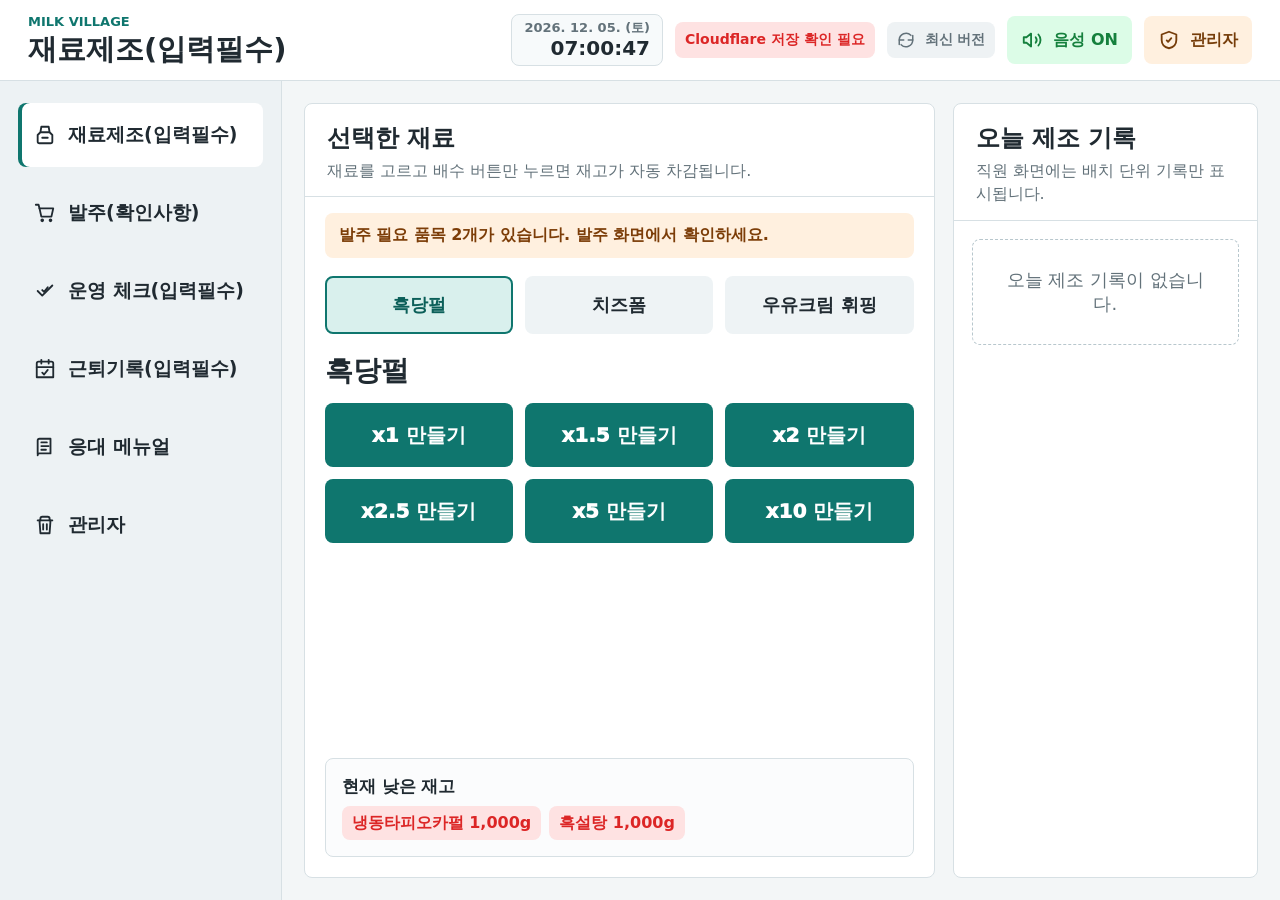
<file: index.html>
<!doctype html>
<html lang="ko">
  <head>
    <meta charset="UTF-8" />
    <meta name="viewport" content="width=device-width, initial-scale=1.0" />
    <meta name="theme-color" content="#0f766e" />
    <meta name="mobile-web-app-capable" content="yes" />
    <meta name="apple-mobile-web-app-capable" content="yes" />
    <meta name="apple-mobile-web-app-title" content="Milk Village" />
    <link rel="manifest" href="./manifest.webmanifest" />
    <link rel="icon" href="./app-icon.svg" type="image/svg+xml" />
    <title>Milk Village 관리</title>
    <script src="./remote-config.js?v=20260729-cloudflare-url-v1"></script>
    <script>
      window.__MILK_VILLAGE_VERSION__ = fetch("./version.json?ts=" + Date.now(), { cache: "no-store" })
        .then((response) => response.json())
        .then(({ version }) => version || "dev")
        .catch(() => "dev");

      window.__MILK_VILLAGE_VERSION__.then((version) => {
        const link = document.createElement("link");
        link.rel = "stylesheet";
        link.href = `./styles.css?v=${encodeURIComponent(version)}`;
        document.head.appendChild(link);
      });
    </script>
  </head>
  <body>
    <div class="app-shell">
      <header class="top-bar">
        <div>
          <p class="eyebrow">Milk Village</p>
          <h1 id="screenTitle">재료제조</h1>
        </div>
        <div class="top-actions">
          <time class="clock-display" id="currentDateTime" aria-label="현재 날짜와 시간"></time>
          <span class="remote-status" id="remoteStatus">DB 연결 준비</span>
          <button class="pill-button update-button update-button--idle" id="updateCheckButton" type="button" aria-label="업데이트 확인">
            <span class="icon" aria-hidden="true">
              <svg viewBox="0 0 24 24"><path d="M21 12a9 9 0 0 1-15.5 6.2"/><path d="M3 12A9 9 0 0 1 18.5 5.8"/><path d="M3 18v-6h6"/><path d="M21 6v6h-6"/></svg>
            </span>
            업데이트 확인
          </button>
          <span class="pill-button pill-button--pending" id="soundUnlockButton" role="status" aria-live="polite" aria-label="음성 상태: OFF">
            <span class="icon" aria-hidden="true">
              <svg viewBox="0 0 24 24"><path d="M11 5 6 9H3v6h3l5 4V5Z"/><path d="M16 9a5 5 0 0 1 0 6"/><path d="M19 6a9 9 0 0 1 0 12"/></svg>
            </span>
            음성 OFF
          </span>
          <button class="pill-button pill-button--admin" id="adminShortcut" type="button">
            <span class="icon" aria-hidden="true">
              <svg viewBox="0 0 24 24"><path d="M12 3 4 6v6c0 5 3.4 8 8 9 4.6-1 8-4 8-9V6l-8-3Z"/><path d="M9.5 12.5 11 14l3.5-4"/></svg>
            </span>
            관리자
          </button>
        </div>
      </header>

      <main class="dashboard">
        <nav class="side-nav" aria-label="주요 메뉴">
          <button class="nav-item is-active" data-screen="make" type="button">
            <span class="icon" aria-hidden="true">
              <svg viewBox="0 0 24 24"><path d="M8 3h8l1 6 3 3v7a2 2 0 0 1-2 2H6a2 2 0 0 1-2-2v-7l3-3 1-6Z"/><path d="M8 9h8"/><path d="M9 15h6"/></svg>
            </span>
            재료제조(입력필수)
          </button>
          <button class="nav-item" data-screen="orders" type="button">
            <span class="icon" aria-hidden="true">
              <svg viewBox="0 0 24 24"><path d="M6 7h15l-2 9H8L6 7Z"/><path d="M6 7 5 3H2"/><path d="M9 21a1 1 0 1 0 0-2 1 1 0 0 0 0 2Z"/><path d="M18 21a1 1 0 1 0 0-2 1 1 0 0 0 0 2Z"/></svg>
            </span>
            발주(확인사항)
          </button>
          <button class="nav-item" data-screen="ops" type="button">
            <span class="icon" aria-hidden="true">
              <svg viewBox="0 0 24 24"><path d="M9 11l2 2 4-5"/><path d="M20 6 9 17l-5-5"/></svg>
            </span>
            운영 체크(입력필수)
          </button>
          <button class="nav-item" data-screen="attendance" type="button">
            <span class="icon" aria-hidden="true">
              <svg viewBox="0 0 24 24"><path d="M8 2v4"/><path d="M16 2v4"/><path d="M3 10h18"/><path d="M5 4h14a2 2 0 0 1 2 2v15H3V6a2 2 0 0 1 2-2Z"/><path d="M9 16l2 2 4-5"/></svg>
            </span>
            근퇴기록(입력필수)
          </button>
          <button class="nav-item" data-screen="manual" type="button">
            <span class="icon" aria-hidden="true">
              <svg viewBox="0 0 24 24"><path d="M4 19.5V5a2 2 0 0 1 2-2h12v16H6a2 2 0 0 0-2 2"/><path d="M8 7h6"/><path d="M8 11h8"/><path d="M8 15h5"/></svg>
            </span>
            응대 메뉴얼
          </button>
          <button class="nav-item" data-screen="admin" type="button">
            <span class="icon" aria-hidden="true">
              <svg viewBox="0 0 24 24"><path d="M4 7h16"/><path d="M7 7V5a2 2 0 0 1 2-2h6a2 2 0 0 1 2 2v2"/><path d="M6 7l1 14h10l1-14"/><path d="M10 11v6"/><path d="M14 11v6"/></svg>
            </span>
            관리자
          </button>
        </nav>

        <section class="work-area" id="workArea" aria-live="polite"></section>
      </main>
    </div>

    <div class="modal-backdrop" id="cancelModal" hidden>
      <section class="modal" role="dialog" aria-modal="true" aria-labelledby="cancelTitle">
        <h2 id="cancelTitle">제조 기록 취소</h2>
        <p id="cancelMessage">선택한 기록을 취소하고 차감된 재고를 되돌릴까요?</p>
        <label class="field">
          <span>취소 사유</span>
          <input id="cancelReason" type="text" placeholder="선택 입력" />
        </label>
        <div class="modal-actions">
          <button class="button button--ghost" id="cancelClose" type="button">닫기</button>
          <button class="button button--danger" id="cancelConfirm" type="button">취소 처리</button>
        </div>
      </section>
    </div>

    <div class="modal-backdrop" id="measuredPrepModal" hidden>
      <section class="modal modal--measured-prep" role="dialog" aria-modal="true" aria-labelledby="measuredPrepTitle">
        <h2 id="measuredPrepTitle">실측값 입력</h2>
        <p id="measuredPrepMessage">저울로 잰 무게를 입력하면 차감량이 자동 계산됩니다.</p>
        <label class="field">
          <span id="measuredPrepInputLabel">실측 무게(g)</span>
          <input id="measuredPrepInput" type="number" min="0" step="1" inputmode="decimal" placeholder="예: 1200" />
        </label>
        <div class="measured-prep-preview" id="measuredPrepPreview">차감량 0g</div>
        <div class="modal-actions">
          <button class="button button--ghost" id="measuredPrepClose" type="button">닫기</button>
          <button class="button button--primary" id="measuredPrepConfirm" type="button">제조 확정</button>
        </div>
      </section>
    </div>

    <div class="modal-backdrop" id="alarmModal" hidden>
      <section class="modal modal--alarm" role="dialog" aria-modal="true" aria-labelledby="alarmTitle">
        <div class="modal-icon" aria-hidden="true">
          <svg viewBox="0 0 24 24"><path d="M10 5a2 2 0 1 1 4 0 7 7 0 0 1 5 6.7V15l2 3H3l2-3v-3.3A7 7 0 0 1 10 5Z"/><path d="M9.8 21h4.4"/></svg>
        </div>
        <h2 id="alarmTitle">소모품 확인</h2>
        <p id="alarmMessage">소모품 확인 및 채우기를 할 시간입니다.</p>
        <div class="alarm-queue-status" id="alarmQueueStatus" hidden></div>
        <div class="alarm-workflow-status" id="alarmWorkflowStatus">소리를 끈 뒤 업무를 처리하고 완료해주세요.</div>
        <label class="field alarm-staff-field">
          <span>처리 직원</span>
          <select id="alarmStaffSelect">
            <option value="">이름 선택</option>
          </select>
        </label>
        <div class="sound-help" id="soundHelp" hidden></div>
        <div class="modal-actions">
          <button class="button button--ghost" id="alarmSoundOff" type="button">소리 끄기</button>
          <button class="button button--primary" id="alarmAck" type="button">업무 완료</button>
        </div>
      </section>
    </div>

    <div class="modal-backdrop" id="attendanceConfirmModal" hidden>
      <section class="modal modal--attendance-confirm" role="dialog" aria-modal="true" aria-labelledby="attendanceConfirmTitle">
        <h2 id="attendanceConfirmTitle">근퇴 최종 확인</h2>
        <div class="attendance-confirm-summary" id="attendanceConfirmSummary"></div>
        <p class="attendance-confirm-warning" id="attendanceConfirmWarning">최종확인을 누르면 근무자 서명과 출근/결근 기록은 수정할 수 없습니다.</p>
        <div class="modal-actions">
          <button class="button button--ghost" id="attendanceConfirmClose" type="button">다시 선택</button>
          <button class="button button--primary" id="attendanceConfirmFinal" type="button">최종확인</button>
        </div>
      </section>
    </div>

    <script>
      window.__MILK_VILLAGE_VERSION__.then((version) => {
        const script = document.createElement("script");
        script.src = `./app.js?v=${encodeURIComponent(version)}`;
        document.body.appendChild(script);
      });
      if ("serviceWorker" in navigator) {
        window.addEventListener("load", () => {
          let refreshing = false;
          navigator.serviceWorker.addEventListener("controllerchange", () => {
            if (refreshing) return;
            refreshing = true;
            window.location.reload();
          });
          navigator.serviceWorker
            .register("./service-worker.js")
            .then((registration) => {
              const activateWaitingWorker = () => {
                registration.waiting?.postMessage({ type: "SKIP_WAITING" });
              };
              activateWaitingWorker();
              registration.update?.();
              registration.addEventListener("updatefound", () => {
                const worker = registration.installing;
                worker?.addEventListener("statechange", () => {
                  if (worker.state === "installed" && navigator.serviceWorker.controller) {
                    worker.postMessage({ type: "SKIP_WAITING" });
                  }
                });
              });
            })
            .catch(() => {});
        });
      }
    </script>
  </body>
</html>
</file>
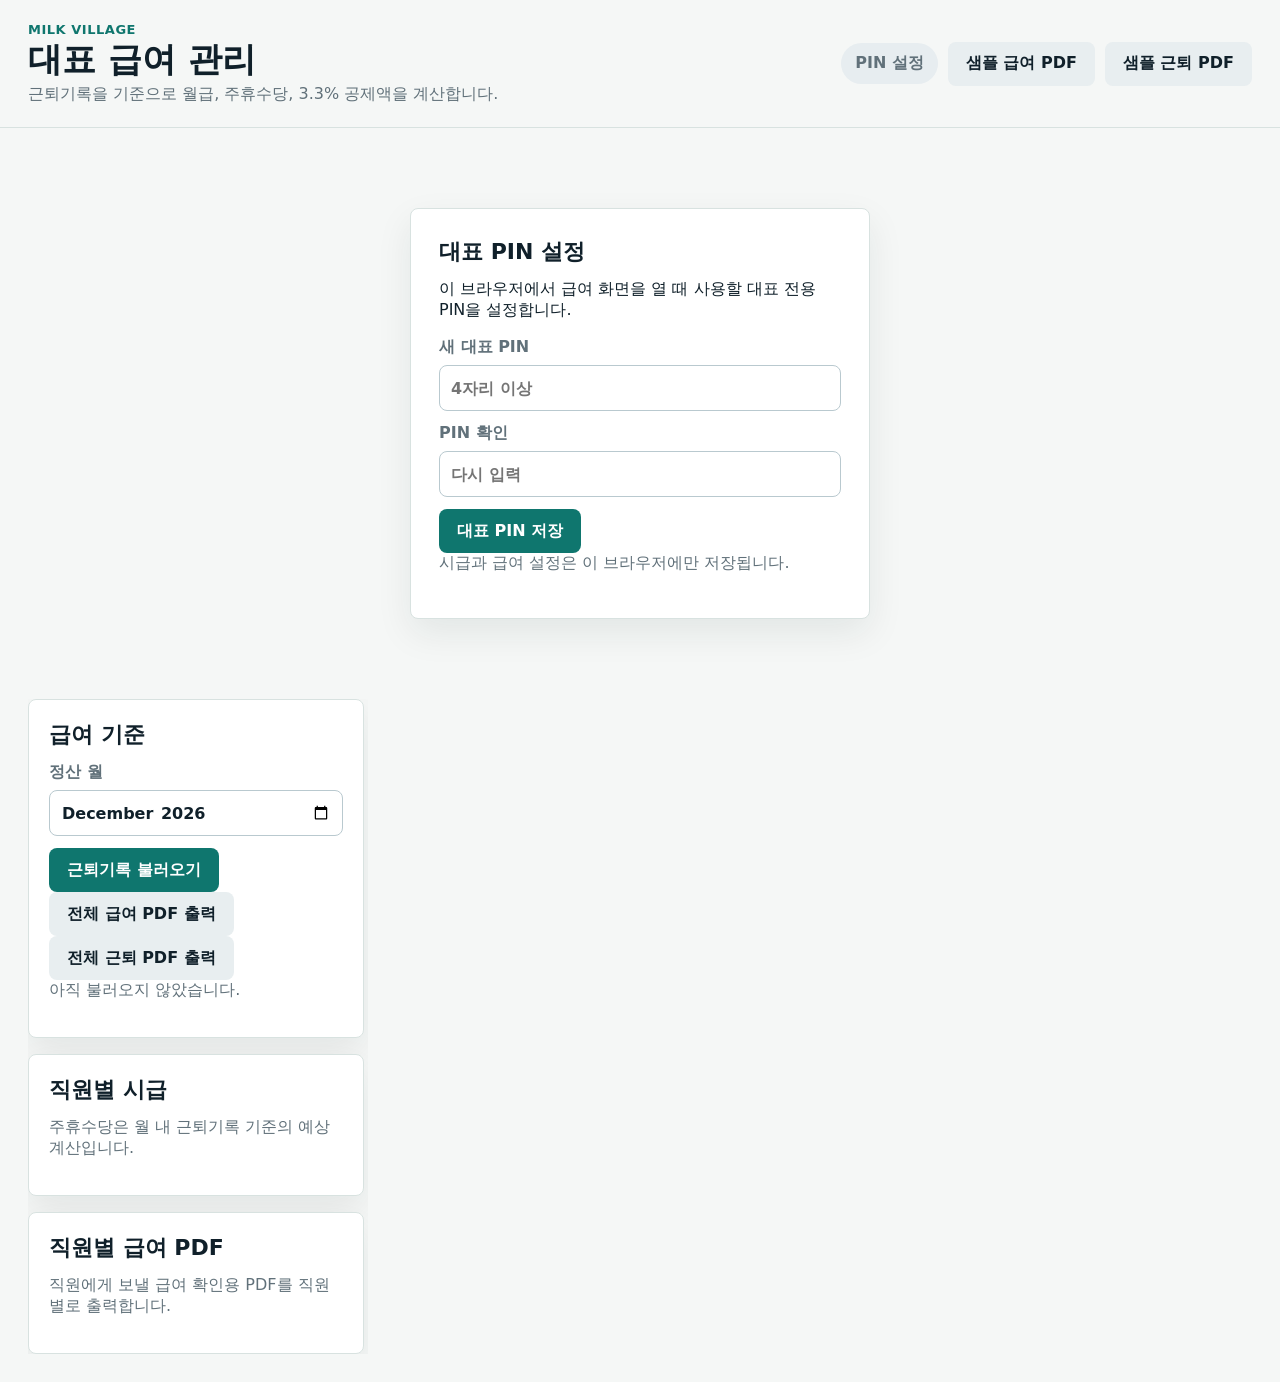
<file: owner-payroll/index.html>
<!doctype html>
<html lang="ko">
  <head>
    <meta charset="UTF-8" />
    <meta name="viewport" content="width=device-width, initial-scale=1.0" />
    <meta name="robots" content="noindex, nofollow" />
    <meta name="theme-color" content="#0f766e" />
    <title>Milk Village 대표 급여</title>
    <link rel="stylesheet" href="./payroll.css?v=20260729-absence-manager-sign-v1" />
  </head>
  <body>
    <main class="payroll-shell">
      <header class="payroll-top">
        <div>
          <p class="eyebrow">Milk Village</p>
          <h1>대표 급여 관리</h1>
          <p class="top-copy">근퇴기록을 기준으로 월급, 주휴수당, 3.3% 공제액을 계산합니다.</p>
        </div>
        <div class="top-actions">
          <span class="status-pill" id="connectionStatus">대기</span>
          <button class="button button--ghost" id="samplePrintButton" type="button">샘플 급여 PDF</button>
          <button class="button button--ghost" id="sampleAttendancePrintButton" type="button">샘플 근퇴 PDF</button>
          <button class="button button--ghost" id="lockButton" type="button" hidden>잠금</button>
        </div>
      </header>

      <section class="lock-card" id="setupPanel" hidden>
        <h2>대표 PIN 설정</h2>
        <p>이 브라우저에서 급여 화면을 열 때 사용할 대표 전용 PIN을 설정합니다.</p>
        <label class="field">
          <span>새 대표 PIN</span>
          <input id="setupPin" type="password" inputmode="numeric" autocomplete="new-password" placeholder="4자리 이상" />
        </label>
        <label class="field">
          <span>PIN 확인</span>
          <input id="setupPinConfirm" type="password" inputmode="numeric" autocomplete="new-password" placeholder="다시 입력" />
        </label>
        <button class="button button--primary" id="setupButton" type="button">대표 PIN 저장</button>
        <p class="muted">시급과 급여 설정은 이 브라우저에만 저장됩니다.</p>
      </section>

      <section class="lock-card" id="loginPanel" hidden>
        <h2>대표 확인</h2>
        <p>급여 정보는 대표 PIN 입력 후에만 표시됩니다.</p>
        <label class="field">
          <span>대표 PIN</span>
          <input id="loginPin" type="password" inputmode="numeric" autocomplete="current-password" placeholder="PIN 입력" />
        </label>
        <button class="button button--primary" id="loginButton" type="button">열기</button>
        <p class="muted">10분 동안 조작이 없으면 자동으로 잠깁니다.</p>
      </section>

      <section class="app-grid" id="appPanel" hidden>
        <aside class="control-panel">
          <section class="panel-card">
            <h2>급여 기준</h2>
            <label class="field">
              <span>정산 월</span>
              <input id="payrollMonth" type="month" />
            </label>
            <button class="button button--primary" id="refreshButton" type="button">근퇴기록 불러오기</button>
            <button class="button button--ghost" id="printAllButton" type="button">전체 급여 PDF 출력</button>
            <button class="button button--ghost" id="printAllAttendanceButton" type="button">전체 근퇴 PDF 출력</button>
            <p class="muted" id="remoteUpdatedText">아직 불러오지 않았습니다.</p>
          </section>

          <section class="panel-card">
            <h2>직원별 시급</h2>
            <div class="staff-rate-list" id="staffRateList"></div>
            <p class="muted">주휴수당은 월 내 근퇴기록 기준의 예상 계산입니다.</p>
          </section>

          <section class="panel-card">
            <h2>직원별 급여 PDF</h2>
            <div class="staff-pdf-list" id="staffPdfList"></div>
            <p class="muted">직원에게 보낼 급여 확인용 PDF를 직원별로 출력합니다.</p>
          </section>
        </aside>

        <section class="result-panel">
          <section class="summary-grid" id="summaryGrid"></section>
          <section class="payroll-list" id="payrollList"></section>
        </section>
      </section>
    </main>

    <section class="print-area" id="printArea" aria-label="급여명세서 출력 영역"></section>

    <script src="../remote-config.js?v=20260729-cloudflare-url-v1"></script>
    <script src="./payroll.js?v=20261012-attendance-break-15-v1"></script>
  </body>
</html>
</file>
<file: owner-payroll/payroll.css>
:root {
  --bg: #f5f7f6;
  --panel: #ffffff;
  --panel-soft: #eef5f3;
  --text: #10202a;
  --muted: #61717a;
  --line: #d8e2e0;
  --brand: #0f766e;
  --brand-dark: #0b5f59;
  --danger: #c2352b;
  --warn: #9a6500;
  --shadow: 0 14px 36px rgba(14, 36, 44, 0.08);
  font-family:
    system-ui,
    -apple-system,
    BlinkMacSystemFont,
    "Segoe UI",
    sans-serif;
}

* {
  box-sizing: border-box;
}

body {
  margin: 0;
  background: var(--bg);
  color: var(--text);
}

button,
input,
select {
  font: inherit;
}

.payroll-shell {
  min-height: 100vh;
  padding: 28px;
}

.payroll-top {
  position: sticky;
  top: 0;
  z-index: 5;
  display: flex;
  align-items: center;
  justify-content: space-between;
  gap: 20px;
  margin: -28px -28px 24px;
  padding: 22px 28px;
  border-bottom: 1px solid var(--line);
  background: rgba(245, 247, 246, 0.94);
  backdrop-filter: blur(12px);
}

.eyebrow {
  margin: 0 0 4px;
  color: var(--brand);
  font-size: 13px;
  font-weight: 900;
  letter-spacing: 0.04em;
  text-transform: uppercase;
}

h1,
h2,
h3,
p {
  margin-top: 0;
}

h1 {
  margin-bottom: 6px;
  font-size: 34px;
  line-height: 1.1;
}

h2 {
  margin-bottom: 12px;
  font-size: 22px;
}

h3 {
  margin-bottom: 8px;
  font-size: 19px;
}

.top-copy,
.muted {
  color: var(--muted);
}

.top-copy {
  margin-bottom: 0;
}

.top-actions,
.button-row {
  display: flex;
  align-items: center;
  gap: 10px;
  flex-wrap: wrap;
}

.status-pill {
  min-width: 96px;
  padding: 10px 14px;
  border-radius: 999px;
  background: #e7edf0;
  color: var(--muted);
  font-weight: 900;
  text-align: center;
}

.status-pill.is-online {
  background: #d9f5df;
  color: #137333;
}

.status-pill.is-error {
  background: #ffe1df;
  color: var(--danger);
}

.button {
  min-height: 44px;
  padding: 0 18px;
  border: 0;
  border-radius: 8px;
  font-weight: 900;
  cursor: pointer;
}

.button--primary {
  background: var(--brand);
  color: #fff;
}

.button--primary:hover {
  background: var(--brand-dark);
}

.button--ghost {
  background: #e8eef0;
  color: var(--text);
}

.button--small {
  min-height: 36px;
  padding: 0 12px;
  font-size: 14px;
}

.lock-card,
.panel-card,
.payroll-card {
  border: 1px solid var(--line);
  border-radius: 8px;
  background: var(--panel);
  box-shadow: var(--shadow);
}

.lock-card {
  max-width: 460px;
  margin: 80px auto;
  padding: 28px;
}

.app-grid {
  display: grid;
  grid-template-columns: minmax(260px, 340px) minmax(0, 1fr);
  gap: 20px;
  align-items: start;
}

.control-panel {
  position: sticky;
  top: 116px;
  display: grid;
  gap: 16px;
  max-height: calc(100vh - 136px);
  overflow-y: auto;
  padding-right: 4px;
  overscroll-behavior: contain;
}

.panel-card {
  padding: 20px;
}

.field {
  display: grid;
  gap: 7px;
  margin-bottom: 12px;
  color: var(--muted);
  font-weight: 900;
}

.field input,
.field select {
  width: 100%;
  min-height: 46px;
  padding: 8px 11px;
  border: 1px solid #b9c9cf;
  border-radius: 8px;
  background: #fff;
  color: var(--text);
  font-weight: 800;
}

.staff-rate-list {
  display: grid;
  gap: 10px;
}

.staff-pdf-list {
  display: grid;
  gap: 10px;
}

.staff-pdf-card {
  display: grid;
  grid-template-columns: minmax(0, 1fr) auto;
  align-items: center;
  gap: 10px;
  padding: 12px;
  border: 1px solid var(--line);
  border-radius: 8px;
  background: #fbfcfc;
}

.staff-pdf-card strong,
.staff-pdf-card span {
  display: block;
}

.staff-pdf-card span {
  margin-top: 3px;
  color: var(--muted);
  font-size: 13px;
  font-weight: 900;
}

.rate-card {
  display: grid;
  gap: 10px;
  padding: 12px;
  border: 1px solid var(--line);
  border-radius: 8px;
  background: #fbfcfc;
}

.rate-card strong {
  font-size: 17px;
}

.check-row {
  display: flex;
  gap: 12px;
  flex-wrap: wrap;
  color: var(--text);
  font-size: 14px;
  font-weight: 800;
}

.check-row label {
  display: inline-flex;
  align-items: center;
  gap: 6px;
}

.summary-grid {
  display: grid;
  grid-template-columns: repeat(4, minmax(0, 1fr));
  gap: 12px;
  margin-bottom: 16px;
}

.summary-card {
  padding: 16px;
  border: 1px solid var(--line);
  border-radius: 8px;
  background: var(--panel);
}

.summary-card span {
  display: block;
  color: var(--muted);
  font-size: 14px;
  font-weight: 900;
}

.summary-card strong {
  display: block;
  margin-top: 8px;
  font-size: 24px;
}

.summary-card--net {
  border-color: #f0c84b;
  background: #fff2a8;
}

.summary-card--net span {
  color: #7a5600;
}

.summary-card--net strong {
  color: #111827;
}

.payroll-list {
  display: grid;
  gap: 14px;
}

.payroll-card {
  padding: 20px;
}

.payroll-card-header {
  display: flex;
  justify-content: space-between;
  gap: 16px;
  align-items: flex-start;
  margin-bottom: 14px;
}

.payroll-card-header p {
  margin-bottom: 0;
}

.amount {
  color: var(--brand-dark);
  font-size: 28px;
  font-weight: 1000;
  text-align: right;
}

.payroll-metrics {
  display: grid;
  grid-template-columns: repeat(auto-fit, minmax(110px, 1fr));
  gap: 8px;
  margin-bottom: 14px;
}

.metric {
  padding: 10px;
  border-radius: 8px;
  background: var(--panel-soft);
}

.metric span {
  display: block;
  color: var(--muted);
  font-size: 13px;
  font-weight: 900;
}

.metric strong {
  display: block;
  margin-top: 5px;
  font-size: 17px;
}

.notice {
  padding: 10px 12px;
  border-radius: 8px;
  background: #fff4d8;
  color: var(--warn);
  font-weight: 900;
}

.weekly-payroll {
  display: grid;
  gap: 12px;
  margin: 16px 0;
}

.weekly-payroll-title {
  color: var(--text);
  font-size: 18px;
  font-weight: 1000;
}

.weekly-payroll.is-compact {
  margin-top: 10px;
}

.weekly-payroll-section {
  overflow: hidden;
  border: 1px solid var(--line);
  border-radius: 8px;
  background: #fff;
}

.weekly-payroll-heading {
  display: flex;
  align-items: baseline;
  justify-content: space-between;
  gap: 12px;
  padding: 10px 12px;
  border-bottom: 1px solid var(--line);
  background: #f3f7f7;
}

.weekly-payroll-heading strong {
  font-size: 16px;
}

.weekly-payroll-heading span {
  color: var(--muted);
  font-size: 12px;
  font-weight: 900;
}

.weekly-payroll-table-wrap {
  overflow-x: auto;
}

.weekly-payroll-table {
  width: 100%;
  min-width: 920px;
  border-collapse: collapse;
  table-layout: fixed;
  font-size: 12px;
}

.weekly-payroll-table th,
.weekly-payroll-table td {
  padding: 7px 6px;
  border-bottom: 1px solid #e2e9e7;
  border-right: 1px solid #edf1f0;
  text-align: center;
  vertical-align: middle;
}

.weekly-payroll-table th:first-child,
.weekly-payroll-table td:first-child {
  width: 82px;
}

.weekly-payroll-table th:last-child,
.weekly-payroll-table td:last-child {
  width: 146px;
  border-right: 0;
}

.weekly-payroll-table thead th {
  background: #edf3f2;
  color: #4f626a;
  font-weight: 1000;
}

.weekly-payroll-table tbody th {
  background: #fbfcfc;
  color: #4f626a;
  font-weight: 1000;
}

.weekly-payroll-table tbody tr:last-child th,
.weekly-payroll-table tbody tr:last-child td {
  border-bottom: 0;
}

.weekly-total-cell {
  background: #fbf8ee;
  font-weight: 900;
}

.is-week-total .weekly-total-cell {
  background: #eef8f6;
}

.payroll-status {
  display: inline-flex;
  align-items: center;
  justify-content: center;
  min-height: 24px;
  padding: 3px 7px;
  border-radius: 999px;
  background: #e8eef0;
  color: var(--muted);
  font-size: 11px;
  font-weight: 1000;
  white-space: nowrap;
}

.payroll-status--present {
  background: #dcf7e2;
  color: #147a37;
}

.payroll-status--late {
  background: #fff3d8;
  color: #936000;
}

.payroll-status--absent-unexcused {
  background: #ffe1df;
  color: var(--danger);
}

.payroll-status--absent-approved {
  background: #e8eef0;
  color: #51636b;
}

.payroll-money-stack {
  display: grid;
  gap: 2px;
}

.verify-mark {
  display: inline-flex;
  align-items: center;
  justify-content: center;
  width: 24px;
  height: 24px;
  border-radius: 999px;
  font-size: 12px;
  font-weight: 1000;
}

.verify-mark--yes {
  background: #dcf7e2;
  color: #147a37;
}

.verify-mark--no {
  background: #ffe1df;
  color: var(--danger);
}

.payroll-muted-cell {
  color: var(--muted);
  font-size: 11px;
  font-weight: 800;
}

.weekly-payroll-table small,
.payroll-money-stack small {
  display: block;
  color: var(--muted);
  font-size: 11px;
  font-weight: 800;
}

.weekly-payroll-empty {
  padding: 14px;
  border: 1px dashed var(--line);
  border-radius: 8px;
  background: #fff;
  color: var(--muted);
  text-align: center;
  font-weight: 900;
}

.empty-state {
  padding: 34px;
  border: 1px dashed var(--line);
  border-radius: 8px;
  background: #fff;
  color: var(--muted);
  text-align: center;
  font-weight: 900;
}

.empty-state--compact {
  padding: 16px;
}

.payroll-confirm-note {
  margin: 10px 0 14px;
  padding: 10px 12px;
  border: 1px solid #cfe6e2;
  border-radius: 8px;
  background: #eef8f6;
  color: #0b5f59;
  font-size: 13px;
  font-weight: 900;
}

.allowance-blocked {
  display: block;
  color: var(--danger);
  font-weight: 1000;
}

.allowance-deferred {
  display: block;
  color: var(--warn);
  font-weight: 1000;
}

.print-area {
  display: none;
}

.payslip {
  width: 190mm;
  min-height: 270mm;
  padding: 12mm;
  background: #fff;
  color: #111;
  page-break-after: always;
}

.payslip:last-child {
  page-break-after: auto;
}

.payslip-header {
  display: flex;
  justify-content: space-between;
  gap: 16px;
  margin-bottom: 18px;
  padding-bottom: 12px;
  border-bottom: 2px solid #111;
}

.payslip-title {
  font-size: 28px;
  font-weight: 1000;
}

.payslip-table {
  width: 100%;
  border-collapse: collapse;
  margin: 10px 0 18px;
  font-size: 13px;
}

.payslip-table th,
.payslip-table td {
  padding: 8px;
  border: 1px solid #d5d5d5;
  text-align: left;
}

.payslip-table th {
  background: #f0f3f4;
}

.payslip-total {
  padding: 14px;
  border: 2px solid #111;
  background: #fff2a8;
  background-color: #fff2a8;
  text-align: right;
  font-size: 20px;
  font-weight: 1000;
  -webkit-print-color-adjust: exact;
  print-color-adjust: exact;
}

.attendance-print-summary {
  display: grid;
  grid-template-columns: repeat(3, 1fr);
  gap: 8px;
  margin: 12px 0 16px;
}

.attendance-print-summary div {
  padding: 10px;
  border: 1px solid #d5d5d5;
  background: #f6f9f9;
}

.attendance-print-summary span {
  display: block;
  color: #54636c;
  font-size: 11px;
  font-weight: 800;
}

.attendance-print-summary strong {
  display: block;
  margin-top: 4px;
  font-size: 16px;
}

.attendance-confirm-note {
  display: grid;
  grid-template-columns: 90px 1fr;
  gap: 10px;
  margin: 12px 0;
  padding: 12px;
  border: 1px solid #0f766e;
  background: #eef8f6;
  font-size: 13px;
}

.attendance-print-table {
  font-size: 11px;
}

.attendance-print-table th,
.attendance-print-table td {
  padding: 6px;
}

.attendance-print-table .is-absent-row td {
  background: #fff3f0;
}

.attendance-reply-box {
  display: grid;
  gap: 8px;
  margin-top: 14px;
  padding: 12px;
  border: 1px solid #111;
  font-size: 13px;
  font-weight: 800;
}

@media (max-width: 980px) {
  .app-grid {
    grid-template-columns: 1fr;
  }

  .control-panel {
    position: static;
    max-height: none;
    overflow: visible;
    padding-right: 0;
  }

  .summary-grid,
  .payroll-metrics {
    grid-template-columns: repeat(2, minmax(0, 1fr));
  }
}

@media print {
  @page {
    size: A4;
    margin: 6mm;
  }

  body {
    background: #fff;
    -webkit-print-color-adjust: exact;
    print-color-adjust: exact;
  }

  .payroll-shell {
    display: none !important;
  }

  .print-area {
    display: block;
  }

  .payslip {
    width: auto;
    min-height: auto;
    padding: 0;
  }

  .payslip--payroll {
    zoom: 0.86;
  }

  .payslip--payroll .payslip-header {
    margin-bottom: 7px;
    padding-bottom: 6px;
  }

  .payslip--payroll .payslip-title {
    font-size: 22px;
  }

  .payslip--payroll .payslip-header p,
  .payslip--payroll > p {
    margin: 2px 0;
    font-size: 10px;
  }

  .payslip--payroll .payslip-table {
    margin: 5px 0 7px;
    font-size: 10px;
  }

  .payslip--payroll .payslip-table th,
  .payslip--payroll .payslip-table td {
    padding: 4px 5px;
  }

  .payslip--payroll .payslip-total {
    padding: 7px;
    border-color: #111;
    background: #ffe66d !important;
    background-color: #ffe66d !important;
    color: #111;
    font-size: 15px;
    -webkit-print-color-adjust: exact;
    print-color-adjust: exact;
  }

  .payslip--payroll .payroll-confirm-note,
  .payslip--payroll .notice {
    margin: 4px 0;
    padding: 5px 7px;
    font-size: 9px;
  }

  .weekly-payroll {
    gap: 8px;
    margin: 10px 0 14px;
  }

  .weekly-payroll.is-one-page {
    gap: 4px;
    margin: 5px 0 0;
  }

  .weekly-payroll-title {
    font-size: 15px;
  }

  .weekly-payroll.is-one-page .weekly-payroll-title {
    font-size: 11px;
  }

  .weekly-payroll-section {
    break-inside: avoid;
    box-shadow: none;
  }

  .weekly-payroll-heading {
    padding: 7px 8px;
  }

  .weekly-payroll.is-one-page .weekly-payroll-heading {
    padding: 3px 5px;
  }

  .weekly-payroll.is-one-page .weekly-payroll-heading strong {
    font-size: 10px;
  }

  .weekly-payroll.is-one-page .weekly-payroll-heading span {
    font-size: 8px;
  }

  .weekly-payroll-table-wrap {
    overflow: visible;
  }

  .weekly-payroll-table {
    min-width: 0;
    font-size: 9px;
  }

  .weekly-payroll.is-one-page .weekly-payroll-table {
    font-size: 7px;
  }

  .weekly-payroll-table th,
  .weekly-payroll-table td {
    padding: 4px 3px;
  }

  .weekly-payroll.is-one-page .weekly-payroll-table th,
  .weekly-payroll.is-one-page .weekly-payroll-table td {
    padding: 2px 2px;
  }

  .weekly-payroll-table th:first-child,
  .weekly-payroll-table td:first-child {
    width: 50px;
  }

  .weekly-payroll.is-one-page .weekly-payroll-table th:first-child,
  .weekly-payroll.is-one-page .weekly-payroll-table td:first-child {
    width: 42px;
  }

  .weekly-payroll-table th:last-child,
  .weekly-payroll-table td:last-child {
    width: 84px;
  }

  .weekly-payroll.is-one-page .weekly-payroll-table th:last-child,
  .weekly-payroll.is-one-page .weekly-payroll-table td:last-child {
    width: 70px;
  }

  .payroll-status {
    min-height: 18px;
    padding: 2px 4px;
    font-size: 8px;
  }

  .weekly-payroll.is-one-page .payroll-status {
    min-height: 13px;
    padding: 1px 2px;
    font-size: 6px;
  }

  .verify-mark {
    width: 18px;
    height: 18px;
    font-size: 8px;
  }

  .weekly-payroll.is-one-page .verify-mark {
    width: 12px;
    height: 12px;
    font-size: 6px;
  }

  .weekly-payroll-table small,
  .payroll-money-stack small {
    font-size: 8px;
  }

  .weekly-payroll.is-one-page .weekly-payroll-table small,
  .weekly-payroll.is-one-page .payroll-money-stack small,
  .weekly-payroll.is-one-page .payroll-muted-cell {
    font-size: 6px;
  }
}
</file>
